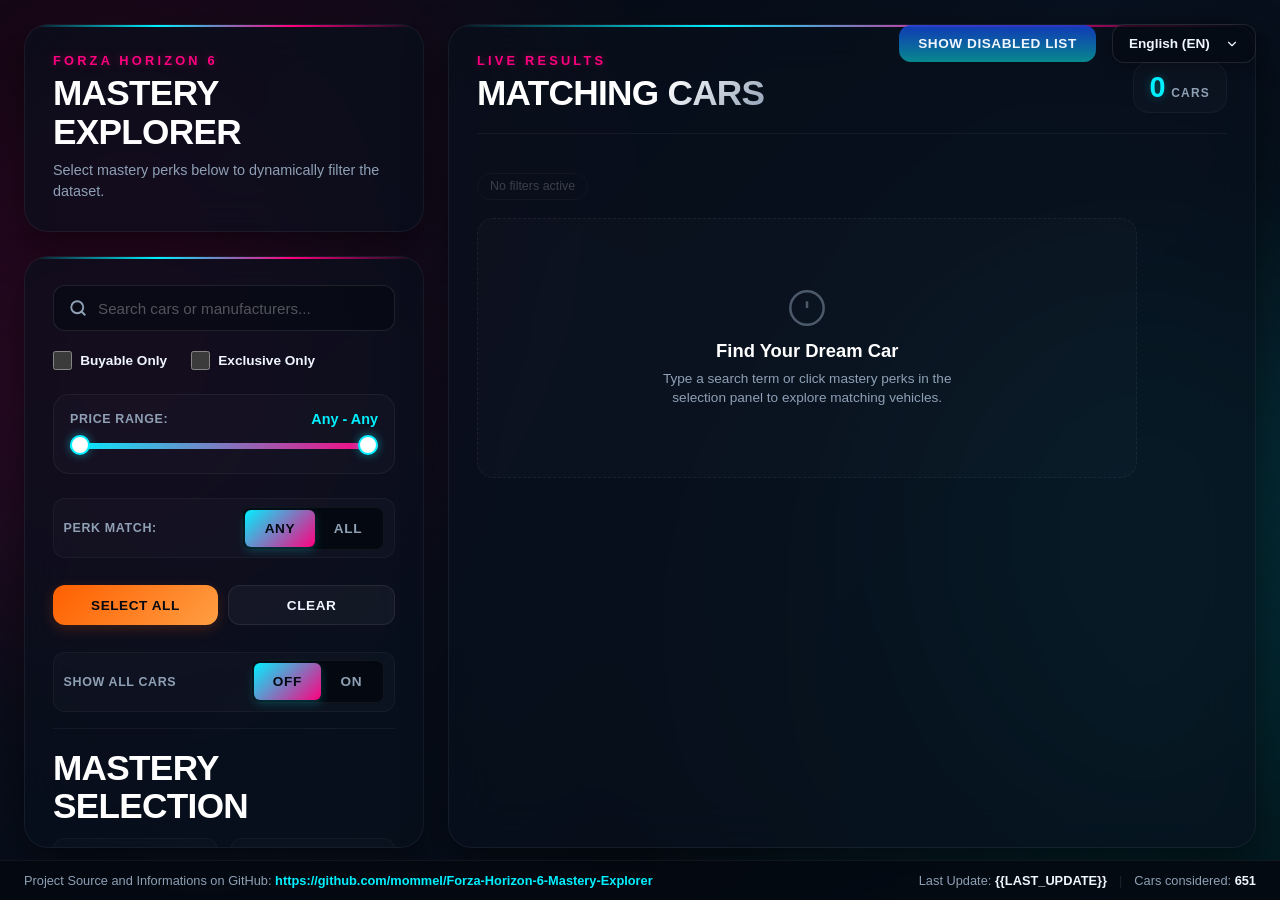
<file: src/index.html>
<!DOCTYPE html>
<html lang="en">

<head>
  <meta charset="UTF-8">
  <meta name="viewport" content="width=device-width, initial-scale=1.0">
  <title data-i18n="ui.appTitle">Forza Horizon 6 Mastery Explorer</title>
  <script>
    (function () {
      var isMobileUA = /Mobi|Android|iPhone|iPad|iPod/i.test(navigator.userAgent);
      var isMobilePage = window.location.pathname.indexOf('index_mobile.html') !== -1;

      var searchParams = new URLSearchParams(window.location.search);
      if (searchParams.has('forceDesktop')) {
        sessionStorage.setItem('forceMode', 'desktop');
      } else if (searchParams.has('forceMobile')) {
        sessionStorage.setItem('forceMode', 'mobile');
      }
      var forceMode = sessionStorage.getItem('forceMode');

      if (isMobileUA && !isMobilePage && forceMode !== 'desktop') {
        var newUrl = window.location.pathname;
        if (newUrl.indexOf('index.html') !== -1) {
          newUrl = newUrl.replace('index.html', 'index_mobile.html');
        } else {
          newUrl = newUrl + (newUrl.endsWith('/') ? '' : '/') + 'index_mobile.html';
        }
        window.location.replace(newUrl + window.location.search);
      } else if (!isMobileUA && isMobilePage && forceMode !== 'mobile') {
        var newUrl = window.location.pathname.replace('index_mobile.html', 'index.html');
        window.location.replace(newUrl + window.location.search);
      }
    })();
  </script>
  <link rel="stylesheet" href="./styles.css">
</head>

<body>
  <div class="background-glow background-glow-left"></div>
  <div class="background-glow background-glow-right"></div>

  <button id="burger-menu-toggle" class="burger-menu-toggle" aria-label="Toggle menu" style="display: none;">
    <svg viewBox="0 0 24 24" width="24" height="24" stroke="currentColor" stroke-width="2" fill="none"
      stroke-linecap="round" stroke-linejoin="round">
      <line x1="3" y1="12" x2="21" y2="12"></line>
      <line x1="3" y1="6" x2="21" y2="6"></line>
      <line x1="3" y1="18" x2="21" y2="18"></line>
    </svg>
  </button>

  <div id="mobile-drawer-overlay" class="drawer-overlay" style="display: none;"></div>
  <aside id="mobile-drawer" class="mobile-drawer">
    <div class="drawer-header">
      <h2 data-i18n="ui.menuTitle" style="font-size: 1.5rem; margin: 0;">Menu</h2>
      <button id="close-drawer" class="close-drawer-btn" aria-label="Close menu">&times;</button>
    </div>
    <div style="padding: 1rem 1.5rem 0; margin-bottom: -0.5rem;">
      <a id="drawer-version-btn" href="#" class="toolbar-button-secondary"
        style="display: flex; width: 100%; justify-content: center; text-decoration: none; padding: 0.8rem; font-family: 'Outfit', sans-serif;">Switch
        Version</a>
    </div>
    <div id="drawer-content" class="drawer-content"></div>
  </aside>

  <div class="language-select-container">
    <button id="show-disabled-list" class="button-show-disabled-list toolbar-button-secondary"
      data-i18n="ui.showDisabledList">Show disabled list</button>
    <select id="language-select" aria-label="Select language">
      <option value="en">English (EN)</option>
      <option value="de">Deutsch (DE)</option>
      <option value="it">Italiano (IT)</option>
      <option value="jp">日本語 (JP)</option>
      <option value="es">Español (ES)</option>
      <option value="cn">中文 (CN)</option>
    </select>
  </div>

  <main class="app-shell">
    <section class="panel head-panel">
      <div class="panel-header">
        <p class="eyebrow" data-i18n="ui.appTitle">Forza Horizon 6</p>
        <h1 data-i18n="ui.appSubtitle">Mastery Explorer</h1>
        <p class="panel-copy" data-i18n="ui.appDescription">
          Select mastery perks below to dynamically filter the dataset.
        </p>
      </div>
    </section>
    <section class="panel selection-panel">
      <div class="search-container">
        <input type="search" id="car-search" placeholder="Search cars or manufacturers..."
          data-i18n-placeholder="ui.searchPlaceholder" aria-label="Search cars">
        <svg class="search-icon" viewBox="0 0 24 24" width="18" height="18" fill="none" stroke="currentColor"
          stroke-width="2.5" stroke-linecap="round" stroke-linejoin="round">
          <circle cx="11" cy="11" r="8"></circle>
          <line x1="21" y1="21" x2="16.65" y2="16.65"></line>
        </svg>
      </div>

      <div class="property-filters" style="display: flex; gap: 1.5rem; margin-bottom: 1.5rem;">
        <label class="checkbox-label"
          style="display: flex; align-items: center; gap: 0.5rem; color: var(--text); font-family: 'Outfit', sans-serif; font-size: 0.85rem; font-weight: 600; cursor: pointer;">
          <input type="checkbox" id="filter-buyable"
            style="accent-color: var(--neon-cyan); width: 1.2rem; height: 1.2rem; cursor: pointer;">
          <span data-i18n="ui.buyableOnly">Buyable Only</span>
        </label>
        <label class="checkbox-label"
          style="display: flex; align-items: center; gap: 0.5rem; color: var(--text); font-family: 'Outfit', sans-serif; font-size: 0.85rem; font-weight: 600; cursor: pointer;">
          <input type="checkbox" id="filter-exclusive"
            style="accent-color: var(--neon-pink); width: 1.2rem; height: 1.2rem; cursor: pointer;">
          <span data-i18n="ui.exclusiveOnly">Exclusive Only</span>
        </label>
      </div>

      <div class="price-range-container">
        <div class="price-range-header">
          <span class="mode-label" data-i18n="ui.priceRange">Price Range:</span>
          <span class="price-range-display">
            <span id="price-min-display">Any</span> - <span id="price-max-display">Any</span>
          </span>
        </div>
        <div class="dual-slider">
          <div class="slider-track"></div>
          <div class="slider-active-track" id="slider-active-track"></div>
          <input type="range" id="price-min" min="0" max="100" value="0">
          <input type="range" id="price-max" min="0" max="100" value="100">
        </div>
      </div>

      <div class="toolbar-section">
        <div class="filter-mode-container" id="perk-match-container">
          <span class="mode-label" data-i18n="ui.perkMatch">Perk Match:</span>
          <div class="toggle-group" role="radiogroup" aria-label="Filter match mode">
            <button id="mode-any" class="toggle-button active" type="button" role="radio" aria-checked="true"
              data-i18n="ui.modeAny">ANY</button>
            <button id="mode-all" class="toggle-button" type="button" role="radio" aria-checked="false"
              data-i18n="ui.modeAll">ALL</button>
          </div>
        </div>
        <div class="selection-toolbar" style="margin-top: 0.85rem;">
          <button id="select-all" class="toolbar-button" type="button" data-i18n="ui.selectAll">Select All</button>
          <button id="clear-all" class="toolbar-button toolbar-button-secondary" type="button"
            data-i18n="ui.clearAll">Clear</button>
        </div>
        <div class="filter-mode-container" style="margin-top: 0.85rem;">
          <span class="mode-label" data-i18n="ui.showAllCars">Show All Cars:</span>
          <div class="toggle-group" role="radiogroup" aria-label="Show all cars mode">
            <button id="show-all-cars-off" class="toggle-button active" type="button" role="radio" aria-checked="true"
              data-i18n="ui.modeOff">OFF</button>
            <button id="show-all-cars-on" class="toggle-button" type="button" role="radio" aria-checked="false"
              data-i18n="ui.modeOn">ON</button>
          </div>
        </div>
      </div>

      <div class="mastery-selection-header">
        <h2 class="mastery-selection-title" data-i18n="ui.masterySelection">Mastery Selection</h2>
        <div class="selection-stats">
          <div class="stat-chip">
            <span class="stat-label" data-i18n="ui.selectedPerks">Selected Perks</span>
            <strong id="active-count">0</strong>
          </div>
          <div class="stat-chip">
            <span class="stat-label" data-i18n="ui.totalPerks">Total Perks</span>
            <strong id="total-icons">0</strong>
          </div>
        </div>
      </div>

      <div id="icon-grid" class="icon-grid" aria-label="Mastery selection buttons"></div>
    </section>

    <section class="panel output-panel">
      <div class="panel-header output-header">
        <div>
          <p class="eyebrow" data-i18n="ui.liveResults">Live Results</p>
          <h2 data-i18n="ui.matchingCars">Matching Cars</h2>
        </div>
        <div class="results-summary">
          <span id="results-count">0</span>
          <small data-i18n="ui.cars">cars</small>
        </div>
      </div>

      <div id="active-filters" class="active-filters"></div>
      <div id="results" class="results-grid"></div>
    </section>
  </main>

  <div id="disabled-cars-overlay" class="panel-overlay" style="display: none;"></div>
  <div id="disabled-cars-panel" class="panel selection-panel"
    style="display: none; position: fixed; top: 50%; left: 50%; transform: translate(-50%, -50%); z-index: 101; max-height: 80vh; overflow-y: auto; width: 90%; max-width: 500px; box-shadow: var(--shadow);">
    <div class="panel-header"
      style="display: flex; justify-content: space-between; align-items: center; margin-bottom: 1rem;">
      <div>
        <p class="eyebrow" data-i18n="ui.appTitle">Forza Horizon 6</p>
        <h2 data-i18n="ui.disabledCars" style="font-size: 1.5rem;">Disabled Cars</h2>
      </div>
      <button id="close-disabled-list"
        style="background: none; border: none; color: var(--muted); font-size: 2rem; cursor: pointer; transition: color 0.2s ease;">&times;</button>
    </div>
    <div id="disabled-cars-list" style="display: flex; flex-direction: column; gap: 0.5rem;"></div>
  </div>

  <template id="car-card-template">
    <article class="car-card">
      <div class="car-card-info">
        <h3 class="car-name">
          <span class="name-text"></span>
          <span class="exclusive-badge" style="display: none;">Exclusive</span>
        </h3>
        <div class="car-price-container" style="display: none;">
          <span class="car-price-value"></span> <span class="car-price-currency" data-i18n="ui.cr">CR</span>
        </div>
        <div class="car-year"></div>
      </div>
      <div class="car-masteries-container">
        <h4 class="mastery-grid-title" data-i18n="ui.carMasteryTree">Car Mastery Tree</h4>
        <div class="car-masteries" aria-label="Car masteries grid"></div>
      </div>
    </article>
  </template>

  <footer class="app-footer">
    <div class="footer-left">
      <span data-i18n="ui.projectSource">Project Source and Informations on GitHub:</span>
      <a href="https://github.com/mommel/Forza-Horizon-6-Mastery-Explorer" target="_blank" rel="noopener">
        https://github.com/mommel/Forza-Horizon-6-Mastery-Explorer
      </a>
    </div>
    <div class="footer-right">
      <span><span data-i18n="ui.lastUpdate">Last Update:</span> <strong>{{LAST_UPDATE}}</strong></span>
      <span class="footer-separator">|</span>
      <span><span data-i18n="ui.carsConsidered">Cars considered:</span> <strong id="footer-car-count">0</strong></span>
    </div>
  </footer>

  <script type="module" src="./app.js"></script>
</body>

</html>
</file>
<file: src/styles.css>
:root {
  color-scheme: dark;
  --bg: #040911;
  --bg-panel: rgba(8, 16, 28, 0.65);
  --bg-card: rgba(14, 28, 48, 0.45);
  --bg-tile: rgba(20, 38, 64, 0.5);
  --border-light: rgba(0, 240, 255, 0.1);
  --border-strong: rgba(0, 240, 255, 0.25);
  --text: #f0f6ff;
  --muted: #8fa0b5;
  --neon-orange: #ff5f00;
  --neon-orange-rgb: 255, 95, 0;
  --neon-cyan: #00f0ff;
  --neon-cyan-rgb: 0, 240, 255;
  --neon-pink: #ff007f;
  --neon-pink-rgb: 255, 0, 127;
  --gold: #ffcc00;

  --shadow: 0 16px 40px rgba(0, 0, 0, 0.5);
  --neon-glow-cyan: 0 0 15px rgba(0, 240, 255, 0.35);
  --neon-glow-orange: 0 0 15px rgba(255, 95, 0, 0.35);
  --neon-glow-pink: 0 0 15px rgba(255, 0, 127, 0.35);

  --radius-xl: 24px;
  --radius-lg: 16px;
  --radius-md: 12px;
  --radius-sm: 8px;
  --selection-width: 400px;
  --card-padding: 1.15rem;
  --mastery-width: 170px;
  --card-width: calc(var(--mastery-width) + (var(--card-padding) * 2));
}

* {
  box-sizing: border-box;
  margin: 0;
  padding: 0;
}

body {
  font-family: 'Inter', -apple-system, BlinkMacSystemFont, "Segoe UI", Roboto, sans-serif;
  background-color: var(--bg);
  background-image:
    radial-gradient(circle at 10% 20%, rgba(255, 0, 127, 0.12) 0%, transparent 40%),
    radial-gradient(circle at 90% 80%, rgba(0, 240, 255, 0.12) 0%, transparent 40%),
    linear-gradient(135deg, #03070d 0%, #08111f 50%, #03070d 100%);
  color: var(--text);
  height: 100vh;
  min-height: 100vh;
  overflow: hidden;
  position: relative;
  display: flex;
  flex-direction: column;
}

/* Carbon grid texture background */
body::before {
  content: "";
  position: fixed;
  inset: 0;
  background:
    linear-gradient(rgba(255, 255, 255, 0.015) 1px, transparent 1px),
    linear-gradient(90deg, rgba(255, 255, 255, 0.015) 1px, transparent 1px);
  background-size: 30px 30px;
  mask-image: radial-gradient(circle at center, black, transparent 80%);
  pointer-events: none;
  z-index: 1;
}

/* Ambient glow blobs */
.background-glow {
  position: fixed;
  width: 45rem;
  height: 45rem;
  border-radius: 50%;
  filter: blur(100px);
  opacity: 0.25;
  pointer-events: none;
  z-index: 0;
  animation: float-glow 20s infinite alternate ease-in-out;
}

.background-glow-left {
  left: -15rem;
  top: 10%;
  background: radial-gradient(circle, rgba(255, 0, 127, 0.5) 0%, transparent 70%);
}

.background-glow-right {
  right: -15rem;
  bottom: 10%;
  background: radial-gradient(circle, rgba(0, 240, 255, 0.5) 0%, transparent 70%);
  animation-delay: -10s;
}

@keyframes float-glow {
  0% {
    transform: translate(0, 0) scale(1);
  }

  100% {
    transform: translate(50px, 30px) scale(1.1);
  }
}

/* Main Layout Shell */
.app-shell {
  position: relative;
  z-index: 2;
  display: grid;
  grid-template-columns: var(--selection-width) minmax(0, 1fr);
  gap: 1.5rem;
  flex: 1;
  min-height: 0;
  padding: 1.5rem 1.5rem 0.75rem 1.5rem;
  box-sizing: border-box;
}

/* Glassmorphic Panel Design */
.panel {
  position: relative;
  background: var(--bg-panel);
  backdrop-filter: blur(25px);
  -webkit-backdrop-filter: blur(25px);
  border: 1px solid rgba(255, 255, 255, 0.06);
  border-radius: var(--radius-xl);
  box-shadow: var(--shadow);
  overflow: hidden;
  display: flex;
  flex-direction: column;
  height: 100%;
  min-height: 0;
}

/* Premium gradient top-glow line on panels */
.panel::before {
  content: "";
  position: absolute;
  top: 0;
  left: 0;
  right: 0;
  height: 2px;
  background: linear-gradient(90deg, transparent, var(--neon-cyan), var(--neon-pink), transparent);
  pointer-events: none;
}

.head-panel {
  padding: 1.75rem;
  height: auto;
}

.head-panel .panel-header {
  margin-bottom: 0;
}

.selection-panel {
  padding: 1.75rem;
}

.output-panel {
  padding: 1.75rem 1.75rem 1.5rem 1.75rem;
}

@media (min-width: 981px) {
  .app-shell {
    grid-template-rows: auto minmax(0, 1fr);
  }
  .head-panel {
    grid-column: 1;
    grid-row: 1;
  }
  .selection-panel {
    grid-column: 1;
    grid-row: 2;
  }
  .output-panel {
    grid-column: 2;
    grid-row: 1 / span 2;
  }
}

/* Typography */
.panel-header {
  margin-bottom: 1.25rem;
}

.eyebrow {
  font-family: 'Outfit', sans-serif;
  font-size: 0.8rem;
  font-weight: 800;
  text-transform: uppercase;
  letter-spacing: 0.25em;
  color: var(--neon-pink);
  margin-bottom: 0.4rem;
  text-shadow: 0 0 8px rgba(255, 0, 127, 0.4);
}

h1,
h2 {
  font-family: 'Outfit', sans-serif;
  font-weight: 900;
  font-size: 2.2rem;
  line-height: 1.1;
  letter-spacing: -0.02em;
  text-transform: uppercase;
  background: linear-gradient(135deg, #ffffff 60%, var(--muted));
  -webkit-background-clip: text;
  -webkit-text-fill-color: transparent;
}

.panel-copy {
  font-size: 0.9rem;
  color: var(--muted);
  line-height: 1.5;
  margin-top: 0.5rem;
}

/* Search Bar styling */
.search-container {
  position: relative;
  margin-bottom: 1.25rem;
}

.search-container input {
  width: 100%;
  padding: 0.85rem 1rem 0.85rem 2.75rem;
  border-radius: var(--radius-md);
  border: 1px solid rgba(255, 255, 255, 0.1);
  background: rgba(4, 9, 17, 0.6);
  color: var(--text);
  font-family: inherit;
  font-size: 0.95rem;
  transition: all 0.25s ease;
}

.search-container input:focus {
  outline: none;
  border-color: var(--neon-cyan);
  box-shadow: 0 0 0 1px var(--neon-cyan), 0 0 15px rgba(0, 240, 255, 0.15);
  background: rgba(8, 16, 28, 0.8);
}

.search-container input::placeholder {
  color: rgba(255, 255, 255, 0.3);
}

.search-icon {
  position: absolute;
  left: 1rem;
  top: 50%;
  transform: translateY(-50%);
  color: var(--muted);
  pointer-events: none;
  transition: color 0.25s ease;
}

.search-container input:focus+.search-icon {
  color: var(--neon-cyan);
  filter: drop-shadow(0 0 4px rgba(0, 240, 255, 0.4));
}

/* Toolbar Controls Section */
.toolbar-section {
  display: flex;
  flex-direction: column;
  gap: 0.85rem;
  margin-bottom: 1.25rem;
  padding-bottom: 1rem;
  border-bottom: 1px solid rgba(255, 255, 255, 0.05);
}

/* Filter Mode Toggle (ANY vs ALL) */
.filter-mode-container {
  display: flex;
  justify-content: space-between;
  align-items: center;
  background: rgba(255, 255, 255, 0.02);
  border: 1px solid rgba(255, 255, 255, 0.04);
  padding: 0.45rem 0.6rem;
  border-radius: var(--radius-md);
}

.mode-label {
  font-family: 'Outfit', sans-serif;
  font-weight: 700;
  font-size: 0.78rem;
  text-transform: uppercase;
  color: var(--muted);
  letter-spacing: 0.05em;
}

.toggle-group {
  display: flex;
  background: #040911;
  padding: 2px;
  border-radius: var(--radius-sm);
  border: 1px solid rgba(255, 255, 255, 0.05);
}

.toggle-button {
  background: transparent;
  border: none;
  color: var(--muted);
  padding: 0.7rem 1.2rem;
  font-family: 'Outfit', sans-serif;
  font-weight: 800;
  font-size: 0.85rem;
  text-transform: uppercase;
  letter-spacing: 0.05em;
  border-radius: calc(var(--radius-sm) - 2px);
  cursor: pointer;
  transition: all 0.2s cubic-bezier(0.4, 0, 0.2, 1);
}

.toggle-button.active {
  background: linear-gradient(135deg, var(--neon-cyan), var(--neon-pink));
  color: #040911;
  box-shadow: 0 4px 10px rgba(0, 240, 255, 0.2);
}

/* Selection Buttons (Select All / Clear) */
.selection-toolbar {
  display: flex;
  gap: 0.65rem;
}

.toolbar-button {
  flex: 1;
  border: none;
  outline: none;
  font-family: 'Outfit', sans-serif;
  font-weight: 800;
  font-size: 0.85rem;
  text-transform: uppercase;
  letter-spacing: 0.04em;
  padding: 0.7rem;
  border-radius: var(--radius-md);
  cursor: pointer;
  transition: all 0.2s ease;
  background: linear-gradient(135deg, var(--neon-orange), #ff9f43);
  color: #040911;
  box-shadow: 0 4px 14px rgba(255, 95, 0, 0.2);
}

.toolbar-button:hover {
  transform: translateY(-1.5px);
  box-shadow: 0 6px 18px rgba(255, 95, 0, 0.35);
}

.toolbar-button-secondary {
  background: rgba(255, 255, 255, 0.04);
  border: 1px solid rgba(255, 255, 255, 0.08);
  color: var(--text);
  box-shadow: none;
}

.toolbar-button-secondary:hover {
  background: rgba(255, 255, 255, 0.08);
  border-color: rgba(255, 255, 255, 0.15);
  box-shadow: none;
}

/* Selection Stats Grid */
.selection-stats {
  display: flex;
  gap: 0.75rem;
  margin-bottom: 1.25rem;
}

.stat-chip {
  flex: 1;
  padding: 0.65rem 0.85rem;
  border-radius: var(--radius-md);
  border: 1px solid rgba(255, 255, 255, 0.03);
  background: rgba(255, 255, 255, 0.015);
  display: flex;
  flex-direction: column;
}

.stat-label {
  font-size: 0.75rem;
  color: var(--muted);
  margin-bottom: 0.15rem;
}

.stat-chip strong {
  font-family: 'Outfit', sans-serif;
  font-size: 1.4rem;
  font-weight: 800;
  color: var(--text);
}

/* Perk Selection Icons Grid */
.icon-grid {
  display: grid;
  grid-template-columns: repeat(2, minmax(0, 1fr));
  gap: 0.75rem;
  flex: 1 1 0%;
  min-height: 0;
  overflow-y: auto;
  padding-right: 0.5rem;
  align-content: start;
}

.icon-button {
  position: relative;
  display: flex;
  flex-direction: column;
  border: 1px solid rgba(255, 255, 255, 0.04);
  border-radius: var(--radius-lg);
  background: var(--bg-card);
  color: var(--text);
  text-align: left;
  padding: 0.75rem;
  cursor: pointer;
  transition: all 0.25s cubic-bezier(0.4, 0, 0.2, 1);
  animation: slide-in-element 0.4s ease both;
  touch-action: manipulation;
  -webkit-tap-highlight-color: transparent;
}

.icon-button::before {
  content: "";
  position: absolute;
  inset: 0;
  border-radius: inherit;
  border: 1px solid transparent;
  pointer-events: none;
  transition: all 0.25s ease;
}

@media (hover: hover) {
  .icon-button:hover {
    transform: translateY(-2px);
    background: rgba(20, 38, 64, 0.35);
    box-shadow: 0 8px 24px rgba(0, 0, 0, 0.3);
  }

  .icon-button:hover::before {
    border-color: rgba(0, 240, 255, 0.2);
  }
}

.icon-button:active {
  transform: scale(0.98);
}

.icon-button:active::before {
  border-color: rgba(255, 95, 0, 0.5);
}

/* Active buttons in Left Selection grid */
.icon-button.active {
  background: linear-gradient(180deg, rgba(255, 95, 0, 0.12), rgba(255, 0, 127, 0.05)), var(--bg-card);
  box-shadow: 0 10px 25px rgba(255, 95, 0, 0.15);
}

.icon-button.active::before {
  border-color: var(--neon-orange);
}

.icon-button img {
  width: 100%;
  aspect-ratio: 1;
  object-fit: contain;
  border-radius: var(--radius-md);
  background: linear-gradient(180deg, rgba(255, 94, 0, 0.719), rgba(255, 0, 128, 0.61)), var(--bg-card);
  border: 1px solid rgba(255, 255, 255, 0.03);
  padding: 0.5rem;
  transition: transform 0.25s ease;
}

@media (hover: hover) {
  .icon-button:hover img {
    transform: scale(1.04);
  }
}

.icon-button.active img {
  border-color: rgba(255, 95, 0, 0.25);
  box-shadow: var(--neon-glow-orange);
}

.icon-copy {
  display: flex;
  justify-content: center;
  text-align: center;
  margin-top: 0.65rem;
  width: 100%;
}

.icon-copy>div {
  display: flex;
  flex-direction: column;
  align-items: center;
  width: 100%;
}

.icon-title {
  display: block;
  font-size: 0.82rem;
  font-weight: 700;
  line-height: 1.25;
  color: var(--text);
  min-height: 2.1rem;
  text-align: center;
}

.icon-meta {
  display: inline-block;
  margin-top: 0.4rem;
  padding: 0.15rem 0.5rem;
  border-radius: 99px;
  background: rgba(255, 255, 255, 0.03);
  border: 1px solid rgba(255, 255, 255, 0.05);
  color: var(--muted);
  font-size: 0.68rem;
  font-weight: 600;
}

.icon-button.active .icon-meta {
  background: rgba(255, 95, 0, 0.15);
  border-color: rgba(255, 95, 0, 0.2);
  color: #ffd8c2;
}

/* Output Panel Header & Stats */
.output-header {
  display: flex;
  justify-content: space-between;
  align-items: flex-end;
  gap: 1rem;
  border-bottom: 1px solid rgba(255, 255, 255, 0.05);
  padding-bottom: 1.25rem;
}

.results-summary {
  display: flex;
  align-items: baseline;
  gap: 0.35rem;
  background: rgba(255, 255, 255, 0.02);
  border: 1px solid rgba(255, 255, 255, 0.04);
  padding: 0.5rem 1rem;
  border-radius: var(--radius-lg);
}

.results-summary span {
  font-family: 'Outfit', sans-serif;
  font-size: 1.8rem;
  font-weight: 900;
  color: var(--neon-cyan);
  text-shadow: 0 0 10px rgba(0, 240, 255, 0.3);
}

.results-summary small {
  font-family: 'Outfit', sans-serif;
  font-size: 0.75rem;
  font-weight: 700;
  text-transform: uppercase;
  color: var(--muted);
  letter-spacing: 0.1em;
}

/* Filter Chips Area */
.active-filters {
  display: flex;
  flex-wrap: wrap;
  gap: 0.45rem;
  margin: 1rem 0;
  min-height: 2rem;
  align-items: center;
}

.filter-chip {
  display: inline-flex;
  align-items: center;
  gap: 0.45rem;
  padding: 0.35rem 0.75rem;
  border-radius: 99px;
  font-size: 0.78rem;
  font-weight: 600;
  font-family: inherit;
  border: 1px solid transparent;
  transition: all 0.2s ease;
}

.filter-chip.empty-hint {
  background: transparent;
  border-color: rgba(255, 255, 255, 0.03);
  color: rgba(255, 255, 255, 0.2);
  font-weight: 400;
}

.filter-chip.active-chip {
  background: rgba(0, 240, 255, 0.06);
  border-color: rgba(0, 240, 255, 0.15);
  color: #d1f8ff;
  cursor: pointer;
}

.filter-chip.search-chip {
  background: rgba(255, 0, 127, 0.06);
  border-color: rgba(255, 0, 127, 0.15);
  color: #ffdceb;
}

.filter-chip.active-chip:hover {
  background: rgba(0, 240, 255, 0.15);
  border-color: rgba(0, 240, 255, 0.3);
  transform: translateY(-1px);
}

.filter-chip.search-chip:hover {
  background: rgba(255, 0, 127, 0.15);
  border-color: rgba(255, 0, 127, 0.3);
}

.remove-filter-btn {
  font-size: 1rem;
  font-weight: bold;
  color: var(--muted);
  display: inline-block;
  line-height: 1;
}

.filter-chip.active-chip:hover .remove-filter-btn {
  color: #ffffff;
}

/* Results Grid Scroll Container */
.results-grid {
  display: grid;
  grid-template-columns: repeat(auto-fill, var(--card-width));
  gap: 1.25rem;
  flex: 1 1 0%;
  min-height: 0;
  overflow-y: auto;
  padding-right: 0.5rem;
  align-content: start;
}

.manufacturer-header {
  grid-column: 1 / -1;
  margin-top: 2.25rem;
  margin-bottom: 1.25rem;
  display: flex;
  flex-direction: column;
  gap: 0.5rem;
}

.manufacturer-header:first-of-type {
  margin-top: 0.75rem;
}

.manufacturer-title {
  font-family: 'Outfit', sans-serif;
  font-size: 2rem;
  font-weight: 900;
  text-transform: uppercase;
  color: #ffffff;
}

.manufacturer-underline {
  height: 8px;
  background-color: #ffffff;
  width: calc(3 * var(--card-width) + 2.5rem);
  max-width: 100%;
  border-radius: 4px;
}

/* Car Cards */
.car-card {
  display: flex;
  flex-direction: column;
  justify-content: space-between;
  width: var(--card-width);
  border-radius: var(--radius-lg);
  border: 1px solid rgba(255, 255, 255, 0.04);
  background: linear-gradient(180deg, rgba(255, 255, 255, 0.02) 0%, transparent 100%), var(--bg-card);
  padding: var(--card-padding);
  position: relative;
  transition: all 0.25s cubic-bezier(0.4, 0, 0.2, 1);
  animation: slide-in-element 0.35s ease both;
  box-sizing: border-box;
}

.car-card::before {
  content: "";
  position: absolute;
  inset: 0;
  border-radius: inherit;
  border: 1px solid transparent;
  pointer-events: none;
  transition: all 0.25s ease;
}

.car-card:hover {
  transform: scale(1.02);
  box-shadow: 0 12px 30px rgba(0, 0, 0, 0.4);
  background: var(--bg-tile);
}

.car-card:hover::before {
  border-color: rgba(255, 255, 255, 0.08);
}

/* Layout split inside car card */
.car-card-info {
  margin-bottom: 1.15rem;
}

.car-year {
  font-family: 'Outfit', sans-serif;
  font-weight: 800;
  font-size: 0.85rem;
  color: #ffd8c2;
  text-align: right;
  margin-top: 0.35rem;
}

.car-name {
  font-family: 'Outfit', sans-serif;
  font-weight: 700;
  font-size: 1.15rem;
  letter-spacing: -0.01em;
  color: #ffffff;
  line-height: 1.25;
}

/* Mastery grid section inside card */
.car-masteries-container {
  border-top: 1px solid rgba(255, 255, 255, 0.05);
  padding-top: 0.85rem;
}

.mastery-grid-title {
  font-family: 'Outfit', sans-serif;
  font-size: 0.68rem;
  font-weight: 800;
  text-transform: uppercase;
  color: var(--muted);
  letter-spacing: 0.08em;
  margin-bottom: 0.65rem;
}

/* 4x4 interactive grid style */
.car-masteries {
  display: grid;
  grid-template-columns: repeat(4, minmax(0, 1fr));
  gap: 6px;
  width: var(--mastery-width);
}

.mastery-slot {
  aspect-ratio: 1;
  border-radius: var(--radius-sm);
  display: flex;
  align-items: center;
  justify-content: center;
  position: relative;
  transition: all 0.2s cubic-bezier(0.4, 0, 0.2, 1);
  box-sizing: border-box;
  min-width: 0;
  overflow: hidden;
}

.mastery-slot.empty-slot {
  background: rgba(255, 255, 255, 0.01);
  border: 1px dashed rgba(255, 255, 255, 0.04);
}

.mastery-slot.empty-slot .empty-dot {
  width: 3px;
  height: 3px;
  background-color: rgba(255, 255, 255, 0.1);
  border-radius: 50%;
}

.mastery-slot.occupied {
  background: rgba(255, 255, 255, 0.85);
  border: 1px solid rgba(255, 255, 255, 0.3);
  cursor: pointer;
  box-shadow: inset 0 1px 2px rgba(255, 255, 255, 0.5), 0 2px 4px rgba(0, 0, 0, 0.1);
}

.mastery-slot.occupied img {
  width: 80%;
  height: 80%;
  object-fit: contain;
  padding: 2px;
  opacity: 0.8;
  transition: all 0.2s ease;
}

/* Highlight matching perks */
.mastery-slot.occupied.active {
  background: #ffd8c2;
  border-color: var(--neon-orange);
  box-shadow: 0 0 12px rgba(255, 95, 0, 0.4), inset 0 1px 2px rgba(255, 255, 255, 0.6);
}

.mastery-slot.occupied.active img {
  opacity: 1;
}

.mastery-slot.occupied:hover {
  transform: scale(1.12);
  z-index: 5;
  background: #ffffff;
  border-color: rgba(255, 255, 255, 0.5);
  box-shadow: 0 4px 10px rgba(0, 0, 0, 0.2);
}

.mastery-slot.occupied.active:hover {
  background: #ffc4a3;
  border-color: var(--neon-orange);
  box-shadow: 0 0 16px rgba(255, 95, 0, 0.6);
}

.mastery-slot.occupied:hover img {
  opacity: 1;
}

.asset-missing {
  opacity: 0.15;
}

/* Empty Welcoming State */
.empty-state {
  grid-column: 1 / -1;
  display: flex;
  align-items: center;
  justify-content: center;
  text-align: center;
  min-height: 260px;
  background: rgba(255, 255, 255, 0.015);
  border: 1px dashed rgba(255, 255, 255, 0.06);
  border-radius: var(--radius-lg);
  padding: 2rem;
}

.empty-state-content {
  display: flex;
  flex-direction: column;
  align-items: center;
  max-width: 320px;
}

.empty-state-icon {
  margin-bottom: 0.75rem;
  width: 40px;
  height: 40px;
  color: var(--muted);
  opacity: 0.5;
}

.empty-state strong {
  font-family: 'Outfit', sans-serif;
  font-size: 1.15rem;
  font-weight: 700;
  margin-bottom: 0.4rem;
  color: #ffffff;
}

.empty-state p {
  color: var(--muted);
  font-size: 0.85rem;
  line-height: 1.45;
}

/* Scrollbar Customization */
::-webkit-scrollbar {
  width: 6px;
  height: 6px;
}

::-webkit-scrollbar-thumb {
  background: rgba(255, 255, 255, 0.06);
  border-radius: 99px;
  border: 1px solid transparent;
  background-clip: padding-box;
}

::-webkit-scrollbar-thumb:hover {
  background: rgba(0, 240, 255, 0.2);
  border-radius: 99px;
}

::-webkit-scrollbar-track {
  background: transparent;
}

/* Animations */
@keyframes slide-in-element {
  from {
    opacity: 0;
    transform: translateY(15px);
  }

  to {
    opacity: 1;
    transform: translateY(0);
  }
}

/* Responsive Styles */
@media (max-width: 980px) {
  body {
    overflow: auto;
    height: auto;
  }

  .app-shell {
    grid-template-columns: 1fr;
    height: auto;
    max-height: none;
    padding: 1rem;
    gap: 1rem;
    flex: none;
  }

  .panel {
    height: auto;
    min-height: 0;
  }

  .selection-panel {
    max-height: none;
  }

  .icon-grid {
    max-height: 400px;
    overflow-y: auto;
  }

  .results-grid {
    max-height: 600px;
    overflow-y: auto;
  }

  .app-footer {
    flex-direction: column;
    gap: 0.75rem;
    text-align: center;
    padding: 1.25rem 1rem;
  }
}

@media (max-width: 600px) {
  .app-shell {
    padding: 0.75rem;
  }

  .selection-panel,
  .output-panel {
    padding: 1.25rem;
  }

  h1,
  h2 {
    font-size: 1.8rem;
  }

  .icon-grid {
    grid-template-columns: 1fr;
  }

  .results-grid {
    grid-template-columns: 1fr;
  }

  .toolbar-section {
    flex-direction: column;
  }
}

/* Footer styling */
.app-footer {
  position: relative;
  z-index: 3;
  width: 100%;
  padding: 0.75rem 1.5rem;
  background: rgba(4, 9, 17, 0.85);
  backdrop-filter: blur(25px);
  -webkit-backdrop-filter: blur(25px);
  border-top: 1px solid rgba(255, 255, 255, 0.05);
  display: flex;
  justify-content: space-between;
  align-items: center;
  font-size: 0.8rem;
  color: var(--muted);
  box-sizing: border-box;
  font-family: 'Outfit', sans-serif;
}

.app-footer a {
  color: var(--neon-cyan);
  text-decoration: none;
  font-weight: 700;
  transition: all 0.2s ease;
}

.app-footer a:hover {
  color: var(--neon-pink);
  text-shadow: 0 0 8px rgba(255, 0, 127, 0.5);
}

.footer-right {
  display: flex;
  align-items: center;
  gap: 0.75rem;
}

.footer-separator {
  color: rgba(255, 255, 255, 0.1);
}

.footer-right strong {
  color: var(--text);
}

.language-select-container {
  position: absolute;
  top: 1.5rem;
  right: 1.5rem;
  z-index: 100;
  display: flex;
  align-items: center;
  gap: 1rem;
}

.language-select-container select {
  background: rgba(4, 9, 17, 0.6);
  color: var(--text);
  border: 1px solid rgba(255, 255, 255, 0.1);
  padding: 0.7rem 1rem;
  border-radius: var(--radius-md);
  font-family: inherit;
  font-size: 0.85rem;
  font-weight: 600;
  cursor: pointer;
  outline: none;
  transition: all 0.25s ease;
  box-shadow: 0 4px 14px rgba(0, 0, 0, 0.2);
  appearance: none;
  -webkit-appearance: none;
  -moz-appearance: none;
  background-image: url("data:image/svg+xml;charset=UTF-8,%3Csvg xmlns='http://www.w3.org/2000/svg' viewBox='0 0 24 24' fill='none' stroke='%23f0f6ff' stroke-width='2' stroke-linecap='round' stroke-linejoin='round'%3E%3Cpolyline points='6 9 12 15 18 9'%3E%3C/polyline%3E%3C/svg%3E");
  background-repeat: no-repeat;
  background-position: right 1rem center;
  background-size: 1em;
  padding-right: 2.5rem;
}

.language-select-container select:focus {
  border-color: var(--neon-cyan);
  box-shadow: 0 0 0 1px var(--neon-cyan), 0 0 15px rgba(0, 240, 255, 0.15);
  background-color: rgba(8, 16, 28, 0.8);
}

/* Disabled Cars Overlay */
.panel-overlay {
  position: fixed;
  inset: 0;
  background: rgba(0, 0, 0, 0.6);
  backdrop-filter: blur(5px);
  -webkit-backdrop-filter: blur(5px);
  z-index: 100;
}

/* Hide Car Button */
.hide-car-btn {
  background: none;
  border: none;
  color: var(--muted);
  cursor: pointer;
  padding: 0.2rem;
  display: flex;
  align-items: center;
  justify-content: center;
  transition: all 0.2s ease;
}

.hide-car-btn:hover {
  color: var(--neon-pink);
  transform: scale(1.1);
}

.disabled-car-item {
  display: flex;
  align-items: center;
  justify-content: space-between;
  padding: 0.75rem 1rem;
  background: rgba(255, 255, 255, 0.03);
  border: 1px solid rgba(255, 255, 255, 0.05);
  border-radius: var(--radius-sm);
}

.disabled-car-item .unhide-btn {
  background: none;
  border: none;
  color: var(--muted);
  cursor: pointer;
  padding: 0.3rem;
  display: flex;
  align-items: center;
  justify-content: center;
  transition: all 0.2s ease;
}

.disabled-car-item .unhide-btn:hover {
  color: var(--neon-cyan);
  transform: scale(1.1);
}

.button-show-disabled-list {
  padding: 0.7rem 1.2rem;
  font-family: 'Outfit', sans-serif;
  font-weight: 800;
  font-size: 0.85rem;
  text-transform: uppercase;
  letter-spacing: 0.04em;
  border: none;
  border-radius: var(--radius-md);
  cursor: pointer;
  transition: all 0.2s ease;
  background: linear-gradient(180deg, rgba(19, 71, 241, 0.719), rgba(7, 209, 209, 0.61)), var(--bg-card);
  color: var(--text);
}

.button-show-disabled-list:hover {
  background: linear-gradient(180deg, rgba(19, 171, 241, 0.719), rgba(185, 60, 60, 0.61)), var(--bg-card);
  transform: translateY(-1.5px);
  box-shadow: 0 6px 18px rgba(19, 171, 241, 0.35);
}

/* --- Mobile Improvements --- */

/* Touch Action & Hover Fixes */
.icon-button,
.mastery-slot.occupied,
.filter-chip {
  touch-action: manipulation;
}

@media (hover: none) {
  .icon-button:hover {
    transform: none;
    background: var(--bg-card);
    box-shadow: none;
  }

  .icon-button:hover::before {
    border-color: transparent;
  }

  .icon-button:hover img {
    transform: none;
  }

  .icon-button:active {
    transform: scale(0.96);
  }

  .mastery-slot.occupied:hover {
    transform: none;
    background: rgba(255, 255, 255, 0.85);
    border-color: rgba(255, 255, 255, 0.3);
    box-shadow: inset 0 1px 2px rgba(255, 255, 255, 0.5), 0 2px 4px rgba(0, 0, 0, 0.1);
    z-index: 1;
  }

  .mastery-slot.occupied.active:hover {
    background: #ffd8c2;
    border-color: var(--neon-orange);
    box-shadow: 0 0 12px rgba(255, 95, 0, 0.4), inset 0 1px 2px rgba(255, 255, 255, 0.6);
  }

  .mastery-slot.occupied:active {
    transform: scale(0.92);
  }
}

/* Mastery Selection Title */
.mastery-selection-header {
  position: relative;
  margin-top: 0;
  padding-top: 0;
}

.mastery-selection-title {
  margin-bottom: 0.75rem;
}

/* Burger Menu Desktop (Hidden) */
.burger-menu-toggle {
  display: none !important;
}

.drawer-overlay {
  display: none !important;
}

.mobile-drawer {
  display: none !important;
}

/* Mobile Layout Overrides */
@media (max-width: 980px) {

  .app-shell {
    position: absolute;
    top: 0;
    left: 0;
    width: 100%;
    height: 100vh;
    padding: 0;
    gap: 0;
    overflow: hidden;
  }

  .burger-menu-toggle {
    display: flex !important;
    position: fixed;
    top: 1.2rem;
    right: 1.2rem;
    z-index: 90;
    background: var(--bg-panel);
    border: 1px solid rgba(255, 255, 255, 0.1);
    border-radius: var(--radius-sm);
    color: var(--text);
    padding: 0.5rem;
    cursor: pointer;
    box-shadow: var(--shadow);
    backdrop-filter: blur(10px);
  }

  /* Mobile Drawer */
  .drawer-overlay {
    display: block !important;
    position: fixed;
    inset: 0;
    background: rgba(0, 0, 0, 0.7);
    backdrop-filter: blur(5px);
    z-index: 105;
    opacity: 0;
    pointer-events: none;
    transition: opacity 0.3s ease;
  }

  .drawer-overlay.open {
    opacity: 1;
    pointer-events: auto;
  }

  .mobile-drawer {
    display: flex !important;
    flex-direction: column;
    position: fixed;
    top: 0;
    left: 0;
    bottom: 0;
    width: 85%;
    max-width: 350px;
    background: var(--bg-panel);
    border-right: 1px solid rgba(255, 255, 255, 0.1);
    z-index: 110;
    transform: translateX(-100%);
    transition: transform 0.3s cubic-bezier(0.4, 0, 0.2, 1);
    box-shadow: var(--shadow);
    backdrop-filter: blur(25px);
  }

  .mobile-drawer.open {
    transform: translateX(0);
  }

  .drawer-header {
    display: flex;
    justify-content: space-between;
    align-items: center;
    padding: 1.5rem;
    border-bottom: 1px solid rgba(255, 255, 255, 0.05);
  }

  .close-drawer-btn {
    background: none;
    border: none;
    color: var(--muted);
    font-size: 2rem;
    cursor: pointer;
    line-height: 1;
  }

  .drawer-content {
    flex: 1;
    overflow-y: auto;
    padding: 1.5rem;
    display: flex;
    flex-direction: column;
    gap: 1.5rem;
  }

  .drawer-content .language-select-container {
    position: relative;
    top: 0;
    right: 0;
    display: flex;
    flex-direction: column;
    gap: 1rem;
    margin-bottom: 1rem;
  }

  .drawer-content .language-select-container select {
    width: 100%;
  }

  .drawer-content .app-footer {
    background: transparent;
    border: none;
    padding: 0;
    backdrop-filter: none;
    align-items: flex-start;
    text-align: left;
    margin-top: auto;
  }

  .drawer-content .footer-right {
    flex-direction: column;
    align-items: flex-start;
    gap: 0.5rem;
  }

  .drawer-content .footer-separator {
    display: none;
  }

  /* Accordion Panel Layout */
  .panel {
    border-radius: 0;
    border-left: none;
    border-right: none;
    border-bottom: 1px solid rgba(255, 255, 255, 0.1);
    transition: all 0.3s ease;
  }

  /* Collapsed panel state */
  .panel.mobile-collapsed {
    flex: none;
    cursor: pointer;
    background: rgba(8, 16, 28, 0.9);
  }

  .head-panel {
    height: auto !important;
    padding: 1.25rem;
    overflow-y: visible;
    min-height: 0;
  }

  /* Output Panel Collapsed */
  .output-panel.mobile-collapsed {
    height: auto !important;
    min-height: 0;
    overflow: hidden;
  }

  .output-panel.mobile-collapsed .panel-header {
    margin-bottom: 0;
    padding-top: 2rem;
  }

  .output-panel.mobile-collapsed .panel-copy,
  .output-panel.mobile-collapsed #results,
  #active-filters {
    display: none !important;
  }

  /* Selection Panel Collapsed */
  .selection-panel.mobile-collapsed {
    height: auto !important;
    min-height: 0;
    padding-bottom: 0.1rem !important;
  }

  .selection-panel.mobile-collapsed .selection-stats,
  .selection-panel.mobile-collapsed .property-filters,
  .selection-panel.mobile-collapsed .price-range-container,
  .selection-panel.mobile-collapsed #icon-grid {
    display: none !important;
  }

  .selection-panel.mobile-collapsed .mastery-selection-header {
    margin-bottom: 0;
    padding-bottom: 1.5rem;
  }


  /* Expanded panel state */
  .panel.mobile-expanded {
    flex: 1;
    overflow-y: auto;
  }

  /* Grid sizing */
  .icon-grid {
    grid-template-columns: repeat(3, 1fr) !important;
    max-height: none;
    overflow-y: visible;
  }

  .results-grid {
    grid-template-columns: minmax(0, 1fr) !important;
    max-height: none;
    overflow-y: visible;
    overflow-x: hidden;
    padding-right: 0 !important;
    width: 100%;
  }

  .car-card {
    width: 100%;
    max-width: 100%;
    padding: 1rem;
    box-sizing: border-box;
    min-width: 0;
  }

  .car-card-info {
    min-width: 0;
  }

  .car-name {
    white-space: normal !important;
    /* Allow wrapping so it doesn't force width */
    word-break: break-word;
  }

  .car-masteries-container {
    width: 100%;
    min-width: 0;
  }

  .car-masteries {
    grid-template-columns: repeat(8, minmax(0, 1fr)) !important;
    width: 100% !important;
    max-width: 100%;
    gap: 2px !important;
  }

  .mastery-slot {
    min-width: 0;
    min-height: 0;
  }

  .mastery-slot.occupied img {
    width: 100% !important;
    height: 100% !important;
    max-width: 100%;
    object-fit: contain;
    padding: 2px !important;
  }

  /* Accordion Expansion Indicators */
  .mastery-selection-header,
  .output-header {
    position: relative;
    cursor: pointer;
  }

  /* Show extend icon ONLY when collapsed */
  .selection-panel.mobile-collapsed .mastery-selection-header::after {
    content: "";
    position: absolute;
    left: 50%;
    bottom: 0.25rem;
    transform: translateX(-50%);
    width: 24px;
    height: 24px;
    background-image: url("data:image/svg+xml;charset=UTF-8,%3Csvg xmlns='http://www.w3.org/2000/svg' viewBox='0 0 24 24' fill='none' stroke='%2300f0ff' stroke-width='2.5' stroke-linecap='round' stroke-linejoin='round'%3E%3Ccircle cx='12' cy='12' r='10' stroke='%2300f0ff' stroke-opacity='0.5'/%3E%3Cpolyline points='8 10 12 14 16 10'/%3E%3C/svg%3E");
    background-size: contain;
    background-repeat: no-repeat;
    opacity: 0.9;
  }

  .output-panel.mobile-collapsed .output-header::before {
    content: "";
    position: absolute;
    left: 50%;
    top: 0;
    transform: translateX(-50%) rotate(180deg);
    width: 24px;
    height: 24px;
    background-image: url("data:image/svg+xml;charset=UTF-8,%3Csvg xmlns='http://www.w3.org/2000/svg' viewBox='0 0 24 24' fill='none' stroke='%2300f0ff' stroke-width='2.5' stroke-linecap='round' stroke-linejoin='round'%3E%3Ccircle cx='12' cy='12' r='10' stroke='%2300f0ff' stroke-opacity='0.5'/%3E%3Cpolyline points='8 10 12 14 16 10'/%3E%3C/svg%3E");
    background-size: contain;
    background-repeat: no-repeat;
    opacity: 0.9;
  }
}

@media (max-width: 600px) {
  .mastery-selection-header::before {
    left: -1.25rem;
    right: -1.25rem;
  }
}

/* Custom Fields */
.car-card-info h3 {
  display: flex;
  align-items: center;
  flex-wrap: wrap;
  gap: 0.5rem;
}

.exclusive-badge {
  font-family: 'Outfit', sans-serif;
  font-size: 0.7rem;
  font-weight: 800;
  text-transform: uppercase;
  color: #fff;
  background: linear-gradient(135deg, var(--neon-pink), #ff3366);
  padding: 0.2rem 0.5rem;
  border-radius: var(--radius-sm);
  box-shadow: 0 2px 8px rgba(255, 0, 127, 0.4);
  cursor: help;
}

.car-price-container {
  display: flex;
  align-items: baseline;
  gap: 0.3rem;
  margin-top: 0.4rem;
  font-family: 'Outfit', sans-serif;
  font-size: 1rem;
  font-weight: 700;
  color: var(--neon-cyan);
}

.car-price-currency {
  font-size: 0.75rem;
  font-weight: 800;
  color: var(--muted);
}


/* Price Range Slider */
.price-range-container {
  margin-bottom: 1.5rem;
  padding: 1rem;
  background: rgba(255, 255, 255, 0.02);
  border: 1px solid rgba(255, 255, 255, 0.05);
  border-radius: var(--radius-lg);
}

.price-range-header {
  display: flex;
  justify-content: space-between;
  align-items: center;
  margin-bottom: 1rem;
}

.price-range-display {
  font-family: 'Outfit', sans-serif;
  font-size: 0.9rem;
  font-weight: 700;
  color: var(--neon-cyan);
}

.dual-slider {
  position: relative;
  height: 6px;
  width: 100%;
  margin: 1rem 0 0.5rem;
}

.slider-track {
  position: absolute;
  top: 0;
  left: 0;
  right: 0;
  height: 100%;
  background: rgba(255, 255, 255, 0.1);
  border-radius: 3px;
}

.slider-active-track {
  position: absolute;
  top: 0;
  bottom: 0;
  background: linear-gradient(90deg, var(--neon-cyan), var(--neon-pink));
  border-radius: 3px;
  z-index: 1;
}

.dual-slider input[type='range'] {
  position: absolute;
  top: -8px;
  /* adjust for thumb height */
  left: 0;
  width: 100%;
  appearance: none;
  background: none;
  pointer-events: none;
  z-index: 2;
  margin: 0;
}

.dual-slider input[type='range']::-webkit-slider-thumb {
  pointer-events: auto;
  appearance: none;
  width: 20px;
  height: 20px;
  border-radius: 50%;
  background: #fff;
  border: 2px solid var(--neon-cyan);
  box-shadow: 0 0 10px rgba(0, 240, 255, 0.5);
  cursor: pointer;
  transition: transform 0.1s ease;
}

.dual-slider input[type='range']::-webkit-slider-thumb:hover {
  transform: scale(1.2);
}

.dual-slider input[type='range']::-moz-range-thumb {
  pointer-events: auto;
  width: 20px;
  height: 20px;
  border-radius: 50%;
  background: #fff;
  border: 2px solid var(--neon-cyan);
  box-shadow: 0 0 10px rgba(0, 240, 255, 0.5);
  cursor: pointer;
  transition: transform 0.1s ease;
}

.dual-slider input[type='range']::-moz-range-thumb:hover {
  transform: scale(1.2);
}


/* Custom eyecandy toggle switch */
.custom-switch {
  position: relative;
  display: inline-block;
  width: 44px;
  height: 22px;
}

.custom-switch input {
  opacity: 0;
  width: 0;
  height: 0;
}

.custom-slider {
  position: absolute;
  cursor: pointer;
  top: 0;
  left: 0;
  right: 0;
  bottom: 0;
  background-color: rgba(255, 255, 255, 0.1);
  transition: .4s;
  border-radius: 24px;
  border: 1px solid rgba(255, 255, 255, 0.2);
}

.custom-slider:before {
  position: absolute;
  content: "";
  height: 16px;
  width: 16px;
  left: 2px;
  bottom: 2px;
  background-color: var(--muted);
  transition: .4s;
  border-radius: 50%;
}

input:checked+.custom-slider {
  background: linear-gradient(135deg, var(--neon-cyan), var(--neon-pink));
  border-color: transparent;
  box-shadow: 0 0 10px rgba(0, 240, 255, 0.4);
}

input:checked+.custom-slider:before {
  transform: translateX(22px);
  background-color: #fff;
  box-shadow: 0 0 8px rgba(255, 255, 255, 0.8);
}

/* Disabled Controls State */
.controls-disabled {
  opacity: 0.3 !important;
  filter: grayscale(100%) !important;
  pointer-events: none !important;
  cursor: not-allowed !important;
}

.controls-disabled * {
  pointer-events: none !important;
}
</file>
